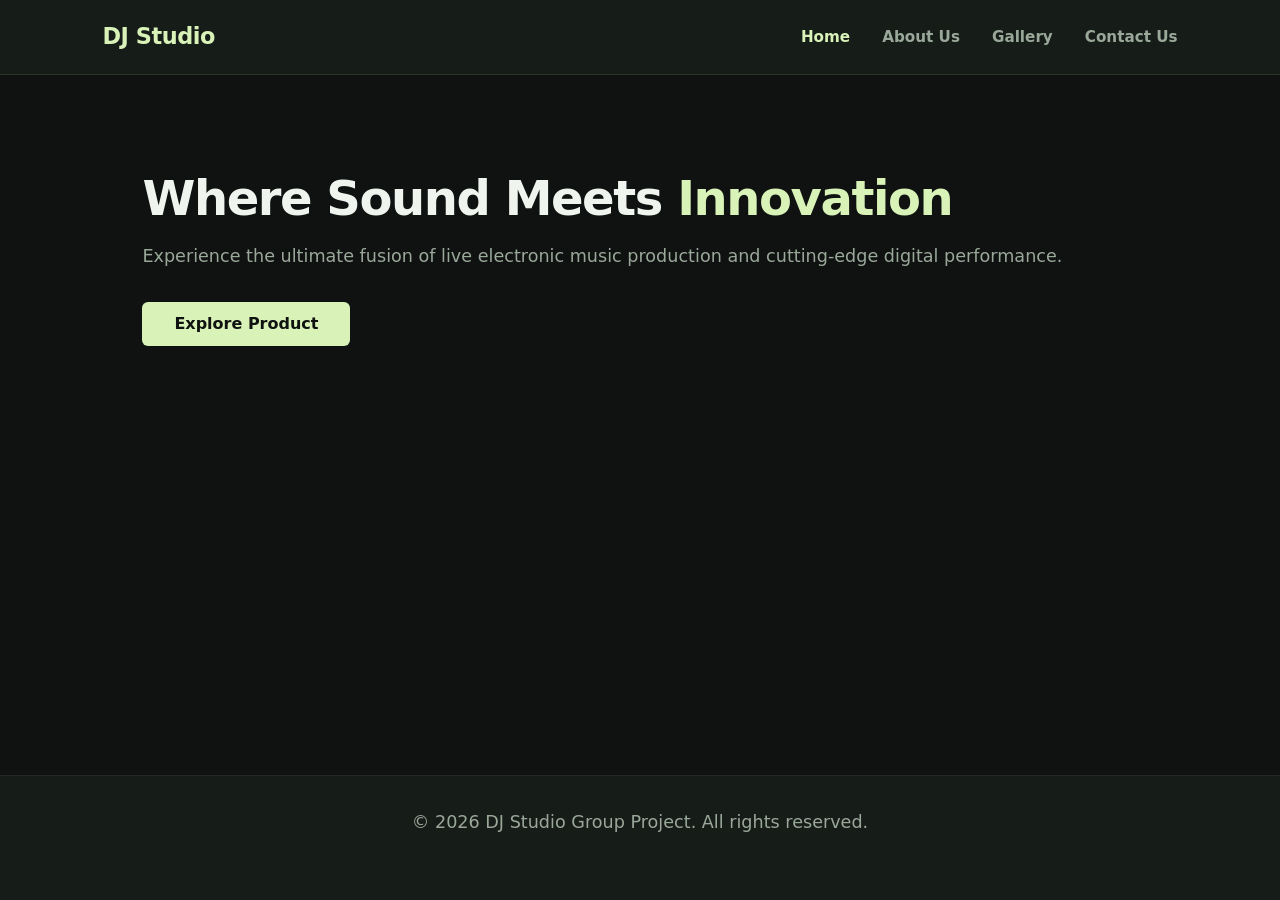
<file: index.html>
<!DOCTYPE html>
<html lang="en">
<head>
    <meta charset="UTF-8">
    <meta name="viewport" content="width=device-width, initial-scale=1.0">
    <meta http-equiv="refresh" content="0; url=landing.html">
    <title>DJ Studio</title>
</head>
<body>
    <p>Redirecting to <a href="landing.html">the landing page</a>...</p>
</body>
</html>
</file>
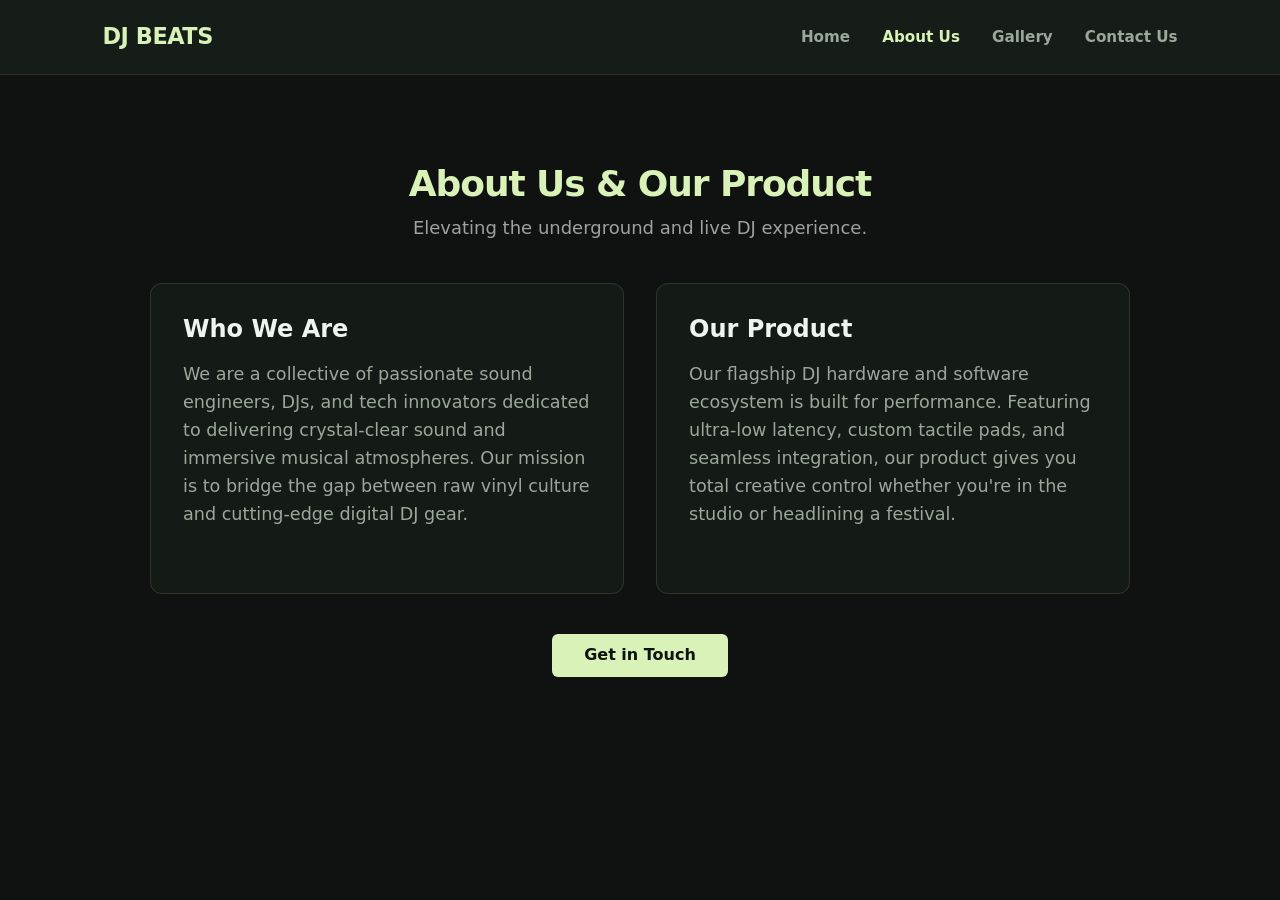
<file: about.html>
<!DOCTYPE html>
<html lang="en">
<head>
    <meta charset="UTF-8">
    <meta name="viewport" content="width=device-width, initial-scale=1.0">
    <link rel="stylesheet" href="styles/normalize.css">
    <link rel="stylesheet" href="styles/about.css">
    <title>DJ</title>
</head>
<body>

    <header>
        <nav class="navbar">
            <div class="logo">DJ BEATS</div>
            <ul class="nav-links">
                <li><a href="landing.html">Home</a></li>
                <li><a href="about.html" class="active">About Us</a></li>
                <li><a href="gallery.html">Gallery</a></li>
                <li><a href="contact.html">Contact Us</a></li>
            </ul>
        </nav>
    </header>

    <main class="about-section">
        <div class="about-container">
            <h1>About Us & Our <span>Product</span></h1>
            <p class="subtitle">Elevating the underground and live DJ experience.</p>

            <div class="content-grid">
                <div class="text-box">
                    <h2>Who We Are</h2>
                    <p>We are a collective of passionate sound engineers, DJs, and tech innovators dedicated to delivering crystal-clear sound and immersive musical atmospheres. Our mission is to bridge the gap between raw vinyl culture and cutting-edge digital DJ gear.</p>
                </div>

                <div class="text-box">
                    <h2>Our Product</h2>
                    <p>Our flagship DJ hardware and software ecosystem is built for performance. Featuring ultra-low latency, custom tactile pads, and seamless integration, our product gives you total creative control whether you're in the studio or headlining a festival.</p>
                </div>
            </div>

            <div class="cta-container">
                <a href="contact.html" class="btn">Get in Touch</a>
            </div>
        </div>
    </main>

    <script>
        const randomColors = ['#d8f2b8', '#b8f2e6', '#f2b8b8', '#f2e2b8', '#e2b8f2'];
        const headerLinks = document.querySelectorAll('header nav ul a');

        headerLinks.forEach(link => {
            link.addEventListener('mouseenter', () => {
                const randomColor = randomColors[Math.floor(Math.random() * randomColors.length)];
                link.style.color = randomColor;
            });

            link.addEventListener('mouseleave', () => {
                link.style.color = '';
            });
        });
    </script>

</body>
</html>
</file>
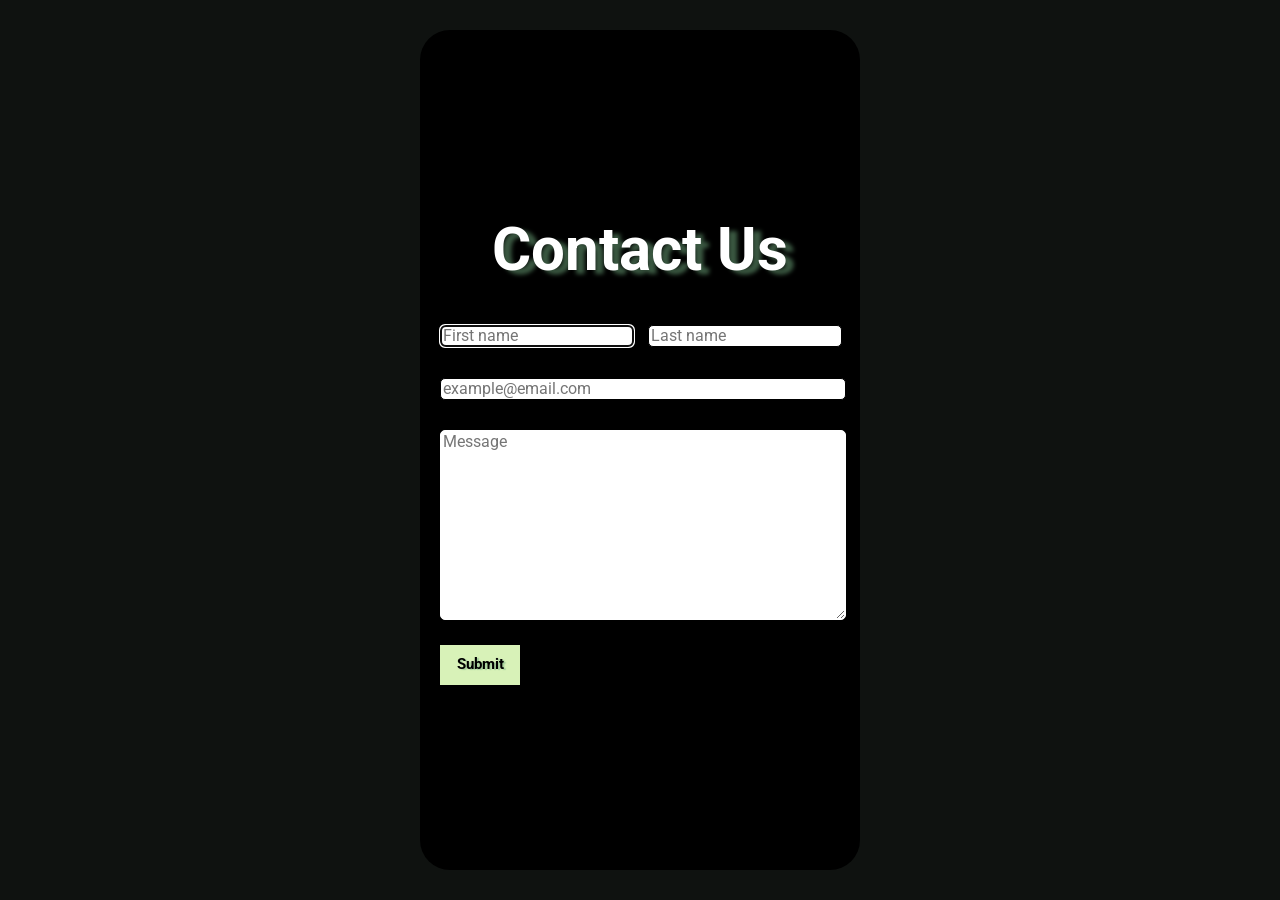
<file: contact-us.html>
<!DOCTYPE html>
<html lang="en">
<head>
    <meta charset="UTF-8">
    <meta name="viewport" content="width=device-width, initial-scale=1.0">
    <link rel="stylesheet" href="styles/normalize.css">
    <link rel="stylesheet" href="styles/contact-us.css">
    <link rel="stylesheet" href="https://fonts.googleapis.com/css2?family=Roboto:ital,wght@0,100..900;1,100..900&display=swap">
    <title>Contact Us</title>
</head>

<body>
    <!-- FORM -->
    <main class="container">
            <div class="form__container">
                <form action="">
                    <h2 class="contact-us">Contact Us</h2>
                <!-- name -->
                <div class="container__input-field-name">
                    <label for="first-name" class="label">Your name</label>
                    <br>
                    <input type="text" placeholder="First name" id="first-name" class="input-field-name" required autofocus>
                    <input type="text" placeholder="Last name" class="input-field-name input-field-lastName">
                    <br>
                </div>
                <!-- email -->
                <div class="container__input-field-email">
                    <label for="email" class="label">Your email</label>
                    <br>
                    <input type="email" placeholder="example@email.com" id="email" class="input-field input-field-email" required>
                    <br>
                </div>
                <!-- message -->
                <div class="container__input-field-message">
                    <label for="message">Your message</label>
                    <br>
                    <textarea name="message" placeholder="Message" required maxlength="400" rows="10" id="message" class="input-field message-input-field"></textarea>
                    <br>
                </div>
                <!-- button -->
                <div class="container__button">
                    <button type="submit" class="btn">Submit</button>
                </div>
                </form>
        </div>
    </main>
    <!-- FORM -->   
</body>
</html>
</file>
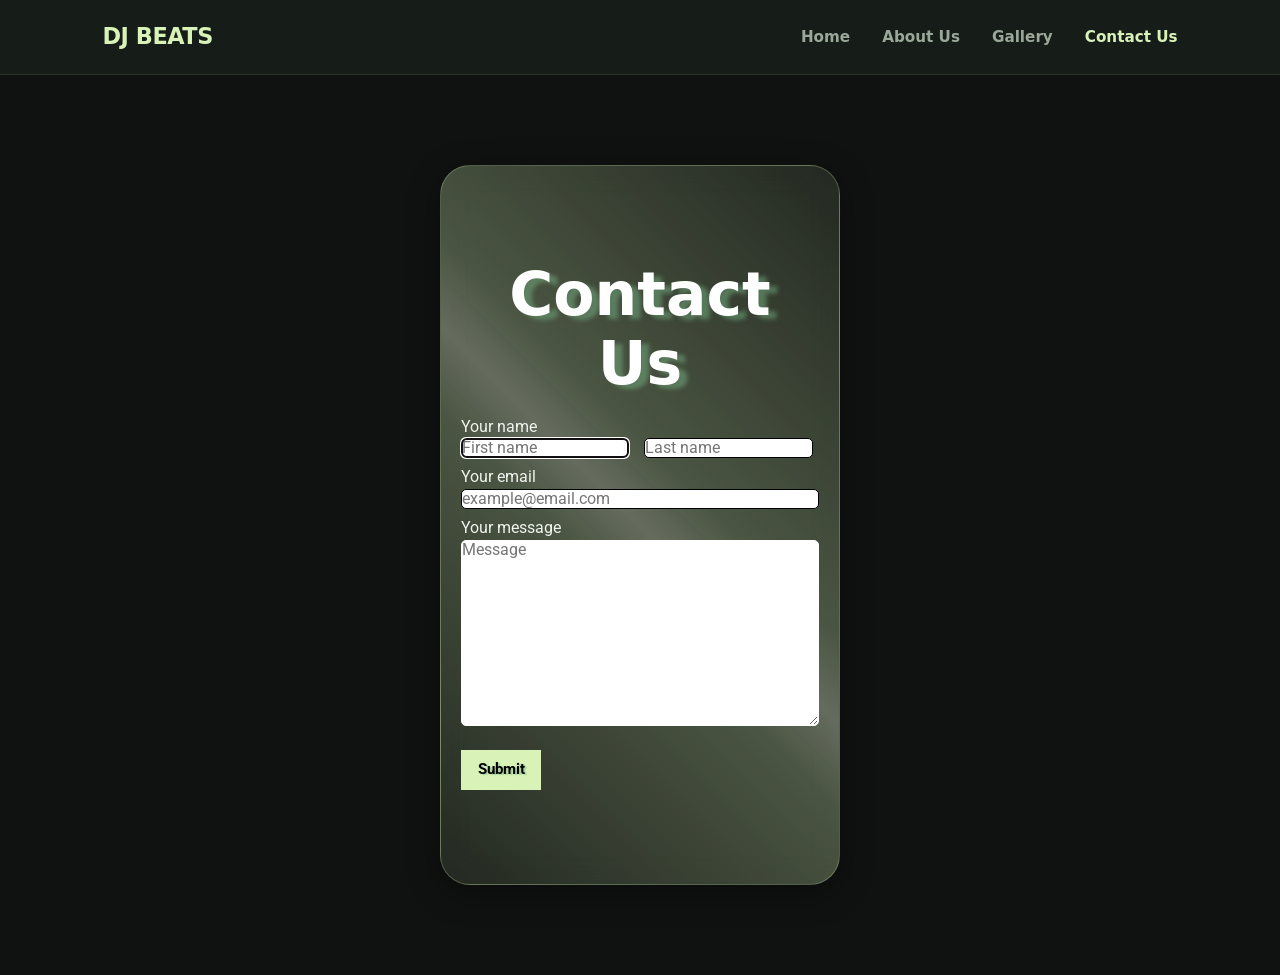
<file: contact.html>
<!DOCTYPE html>
<html lang="en">
<head>
    <meta charset="UTF-8">
    <meta name="viewport" content="width=device-width, initial-scale=1.0">
    <link rel="stylesheet" href="styles/normalize.css">
    <link rel="stylesheet" href="styles/contact.css">
    <link rel="stylesheet" href="https://fonts.googleapis.com/css2?family=Roboto:ital,wght@0,100..900;1,100..900&display=swap">
    <title>Contact Us</title>
</head>


<body>
<!-- HEADER -->
<header>
        <nav class="navbar">
            <div class="logo">DJ BEATS</div>
            <ul class="nav-links">
                <li><a href="index.html">Home</a></li>
                <li><a href="about.html">About Us</a></li>
                <li><a href="gallery.html">Gallery</a></li>
                <li><a href="contact.html" class="active">Contact Us</a></li>
            </ul>
        </nav>
    </header>
<!-- HEADER -->

<!-- FORM -->
    <main class="container">
            <div class="form__container">
                <form action="">
                    <h2 class="contact-us">Contact Us</h2>
                <!-- name -->
                <div class="container__input-field-name">
                    <label for="first-name" class="label">Your name</label>
                    <br>
                    <input type="text" placeholder="First name" id="first-name" class="input-field-name" required autofocus>
                    <input type="text" placeholder="Last name" class="input-field-name input-field-lastName">
                    <br>
                </div>
                <!-- email -->
                <div class="container__input-field-email">
                    <label for="email" class="label">Your email</label>
                    <br>
                    <input type="email" placeholder="example@email.com" id="email" class="input-field input-field-email" required>
                    <br>
                </div>
                <!-- message -->
                <div class="container__input-field-message">
                    <label for="message">Your message</label>
                    <br>
                    <textarea name="message" placeholder="Message" required maxlength="400" rows="10" id="message" class="input-field message-input-field"></textarea>
                    <br>
                </div>
                <!-- button -->
                <div class="container__button">
                    <button type="submit" class="btn">Submit</button>
                </div>
                </form>
        </div>
    </main>
<!-- FORM -->

    <script>
        const randomColors = ['#d8f2b8', '#b8f2e6', '#f2b8b8', '#f2e2b8', '#e2b8f2'];
        const headerLinks = document.querySelectorAll('header nav ul a');

        headerLinks.forEach(link => {
            link.addEventListener('mouseenter', () => {
                const randomColor = randomColors[Math.floor(Math.random() * randomColors.length)];
                link.style.color = randomColor;
            });

            link.addEventListener('mouseleave', () => {
                link.style.color = '';
            });
        });
    </script>

</body>
</html>
</file>
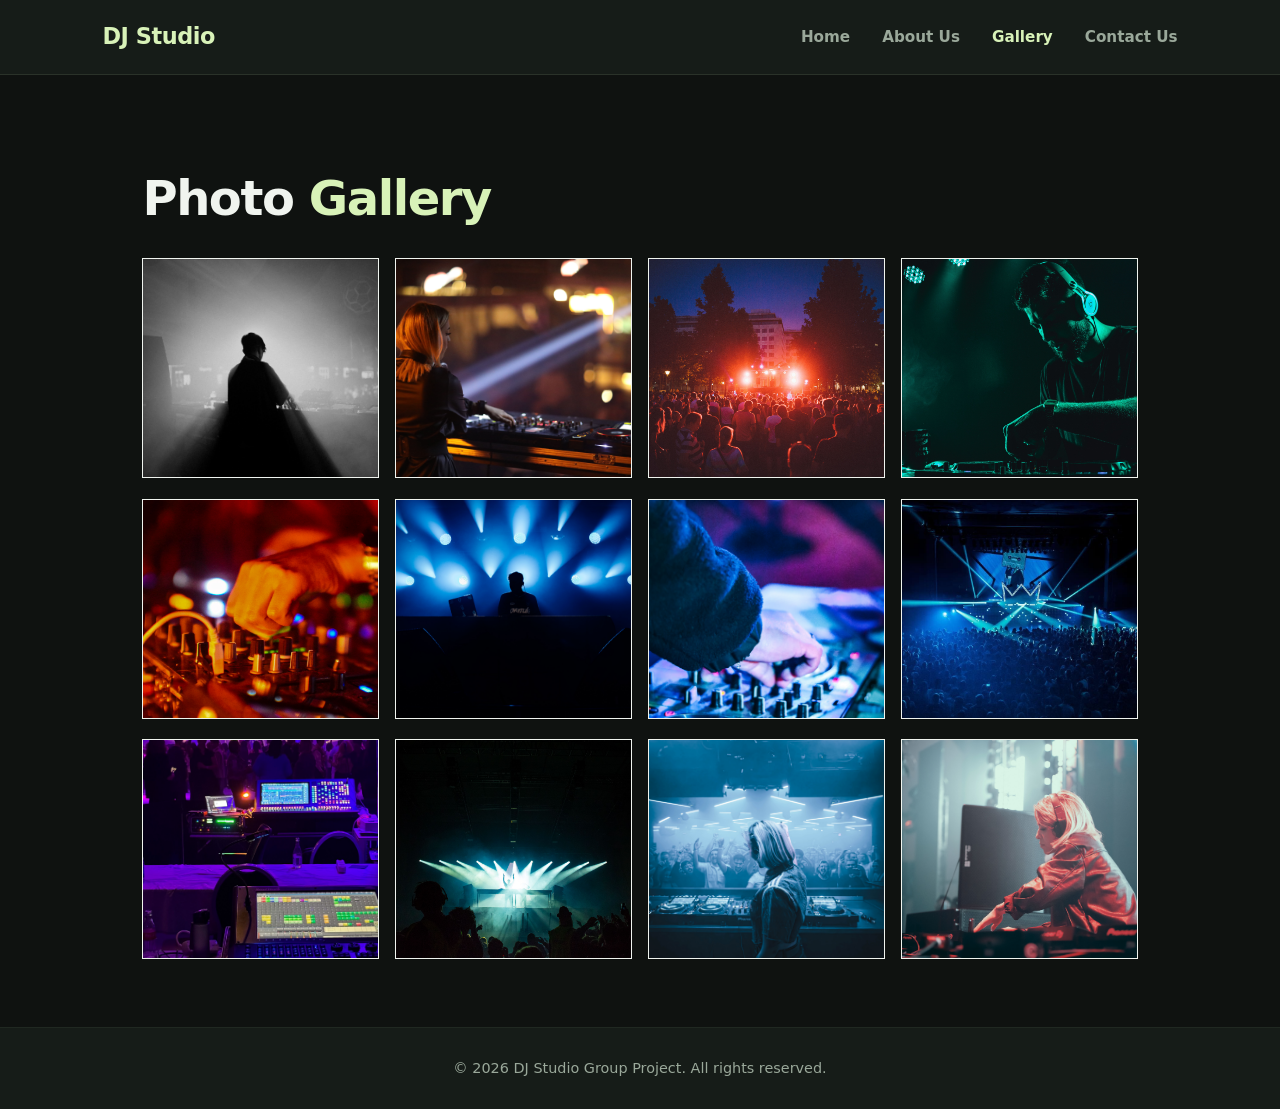
<file: gallery.html>
<!DOCTYPE html>
<html lang="en">
<head>
    <meta charset="UTF-8">
    <meta name="viewport" content="width=device-width, initial-scale=1.0">
    <title>Gallery - DJ Studio</title>

    <link rel="stylesheet" href="styles/normalize.css">
    <link rel="stylesheet" href="styles/gallery.css">
</head>
<body>
    <header>
        <a href="index.html" class="logo">DJ Studio</a>
        <nav>
            <ul>
                <li><a href="index.html">Home</a></li>
                <li><a href="about.html">About Us</a></li>
                <li><a href="gallery.html" class="active">Gallery</a></li>
                <li><a href="contact.html">Contact Us</a></li>
            </ul>
        </nav>
    </header>

    <main>
        <h1>Photo <span>Gallery</span></h1>

        <div class="gallery">
            <span><img src="images/1.jpg" class="thumbnail" onclick="showLightbox(this)" alt="Party">
            </span>

            <span><img src="images/2.jpg" class="thumbnail" onclick="showLightbox(this)" alt="Party">
            </span>

            <span><img src="images/3.jpg" class="thumbnail" onclick="showLightbox(this)" alt="Party">
            </span>

            <span><img src="images/4.jpg" class="thumbnail" onclick="showLightbox(this)" alt="Party">
            </span>

            <span><img src="images/5.jpg" class="thumbnail" onclick="showLightbox(this)" alt="Party">
            </span>

            <span><img src="images/6.jpg" class="thumbnail" onclick="showLightbox(this)" alt="Party">
            </span>

            <span><img src="images/7.jpg" class="thumbnail" onclick="showLightbox(this)" alt="Party">
            </span>

            <span><img src="images/8.jpg" class="thumbnail" onclick="showLightbox(this)" alt="Party">
            </span>

            <span><img src="images/9.jpg" class="thumbnail" onclick="showLightbox(this)" alt="Party">
            </span>

            <span><img src="images/10.jpg" class="thumbnail" onclick="showLightbox(this)" alt="Party">
            </span>

            <span><img src="images/11.jpg" class="thumbnail" onclick="showLightbox(this)" alt="Party">
            </span>

            <span><img src="images/12.jpg" class="thumbnail" onclick="showLightbox(this)" alt="Party">
            </span>
        </div>
    </main>



    <dialog id="lightbox" class="lightbox">
    <div class="lightbox-content">
        <img id="lightbox-img" src="images/party.jpg" alt="Large View" class="lightbox-img" onclick="document.getElementById('lightbox').close()">
    </div>
    </dialog>


    <script>
        function showLightbox(img) {
            document.getElementById('lightbox-img').src = img.src;
            document.getElementById('lightbox').showModal();
        }
    </script>

    <script>
        const randomColors = ['#d8f2b8', '#b8f2e6', '#f2b8b8', '#f2e2b8', '#e2b8f2'];
        const headerLinks = document.querySelectorAll('header nav ul a');

        headerLinks.forEach(link => {
            link.addEventListener('mouseenter', () => {
                const randomColor = randomColors[Math.floor(Math.random() * randomColors.length)];
                link.style.color = randomColor;
            });

            link.addEventListener('mouseleave', () => {
                link.style.color = '';
            });
        });
    </script>

    <footer>
        <p>&copy; 2026 DJ Studio Group Project. All rights reserved.</p>
    </footer>


</body>
</html>
</file>
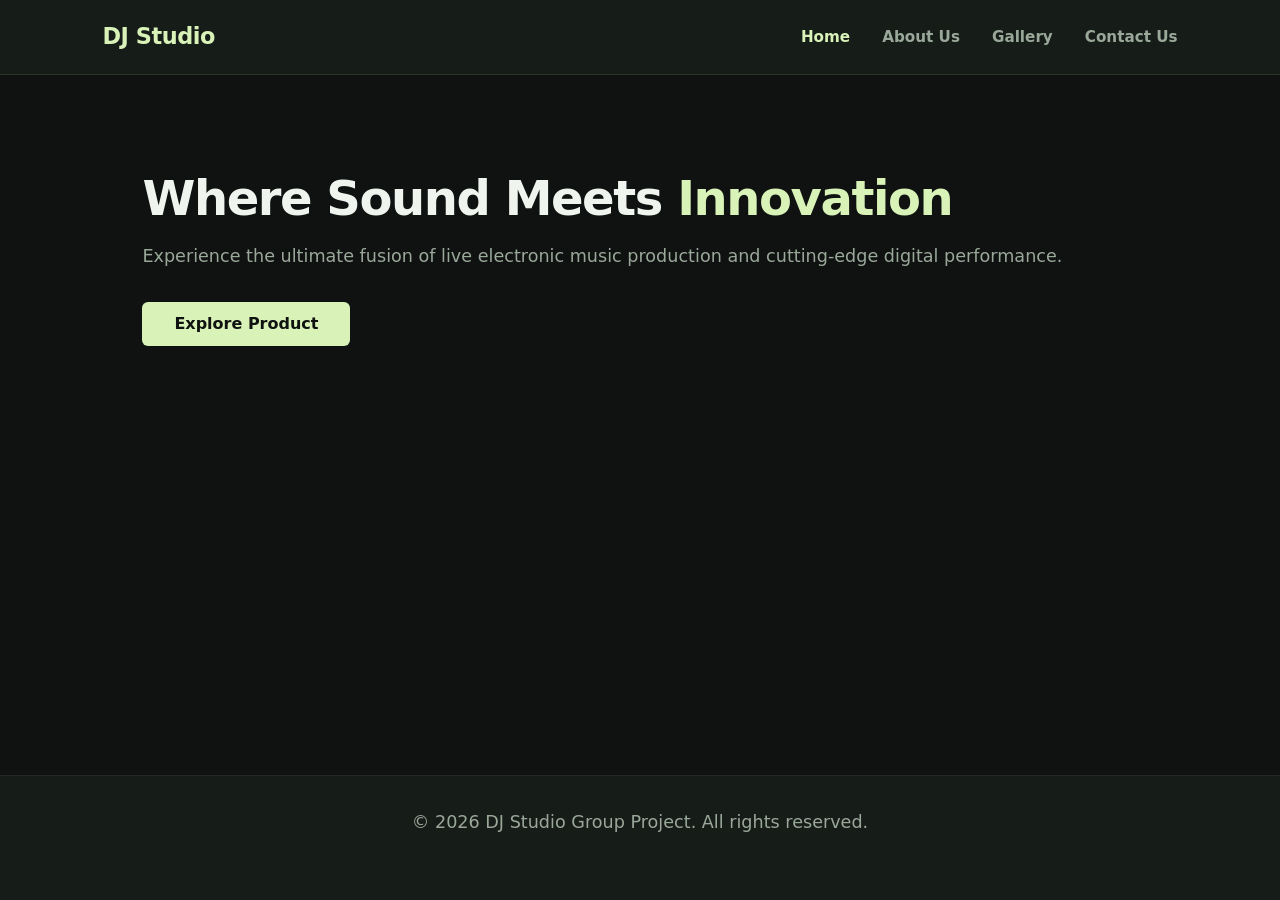
<file: landing.html>
<!DOCTYPE html>
<html lang="en">

<head>
    <meta charset="UTF-8">
    <meta name="viewport" content="width=device-width, initial-scale=1.0">
    <title>Home - DJ Studio</title>
    <link rel="stylesheet" href="styles/normalize.css">
    <link rel="stylesheet" href="styles/landing.css">
</head>

<body>
    <header>
        <a href="index.html" class="logo">DJ Studio</a>
        <nav>
            <ul>
                <li><a href="index.html" class="active">Home</a></li>
                <li><a href="about.html">About Us</a></li>
                <li><a href="gallery.html">Gallery</a></li>
                <li><a href="contact.html">Contact Us</a></li>
            </ul>
        </nav>
    </header>

    <main>
        <h1>Where Sound Meets <span>Innovation</span></h1>
        <p>Experience the ultimate fusion of live electronic music production and cutting-edge digital performance.</p>
        <a href="about.html" class="btn">Explore Product</a>
    </main>

    <footer>
        <p>&copy; 2026 DJ Studio Group Project. All rights reserved.</p>
    </footer>

    <script>
        const randomColors = ['#d8f2b8', '#b8f2e6', '#f2b8b8', '#f2e2b8', '#e2b8f2'];
        const interactiveElements = document.querySelectorAll('a, .btn');

        interactiveElements.forEach(element => {
            element.addEventListener('mouseenter', () => {
                const randomColor = randomColors[Math.floor(Math.random() * randomColors.length)];
                element.style.color = randomColor;
                element.style.borderColor = randomColor;
            });

            element.addEventListener('mouseleave', () => {
                element.style.color = '';
                element.style.borderColor = '';
            });
        });
    </script>
</body>

</html>
</file>
<file: styles/about.css>
/* Theme Variables */
:root {
    --accent: #d8f2b8;
    --bg-dark: #0f1210;
    --surface: #161c18;
    --text-main: #f0f4ef;
    --text-muted: #9aa89a;
}

/* Global Reset */
* {
    margin: 0;
    padding: 0;
    box-sizing: border-box;
    font-family: system-ui, -apple-system, sans-serif;
}

/* Base Layout */
body {
    background-color: var(--bg-dark);
    color: var(--text-main);
    min-height: 100vh;
    display: flex;
    flex-direction: column;
}

/* Navigation Header */
header {
    display: flex;
    justify-content: space-between;
    align-items: center;
    padding: 1.5rem 8%;
    background-color: var(--surface);
    border-bottom: 1px solid rgba(216, 242, 184, 0.1);
}

header nav {
    display: flex;
    justify-content: space-between;
    align-items: center;
    width: 100%;
}

.logo {
    font-weight: 800;
    font-size: 1.4rem;
    color: var(--accent);
    text-decoration: none;
    letter-spacing: -0.02em;
}

nav ul {
    display: flex;
    gap: 2rem;
    list-style: none;
}

nav ul a {
    color: var(--text-muted);
    text-decoration: none;
    font-weight: 600;
    font-size: 0.95rem;
    transition: color 0.2s ease, transform 0.2s ease;
    display: inline-block;
}

nav ul a:hover,
nav ul a.active {
    color: var(--accent);
}

nav ul a:hover {
    transform: scale(1.75);
}

/* Main Content Layout */
main {
    flex: 1;
    padding: 4rem 8%;
    max-width: 1200px;
    margin: 0 auto;
    width: 100%;
}

h1 {
    font-size: 3rem;
    margin-bottom: 1rem;
    letter-spacing: -0.03em;
}

h1 span {
    color: var(--accent);
}

p {
    color: var(--text-muted);
    font-size: 1.1rem;
    line-height: 1.6;
    margin-bottom: 2rem;
}

/* About Section */
.about-section {
    padding: 4rem 0;
}

.about-container {
    max-width: 980px;
    margin: 0 auto;
}

.about-container h1 {
    font-size: 36px;
    color: #d8f2b8;
    margin-bottom: 10px;
    text-align: center;
}

.subtitle {
    text-align: center;
    color: #a0a0a0;
    margin-bottom: 40px;
    font-size: 18px;
}

/* Content Grid */
.content-grid {
    display: grid;
    grid-template-columns: repeat(auto-fit, minmax(260px, 1fr));
    gap: 2rem;
    margin-bottom: 2.5rem;
}

.text-box {
    background-color: rgba(22, 28, 24, 0.9);
    border: 1px solid rgba(216, 242, 184, 0.12);
    border-radius: 12px;
    padding: 2rem;
    transition: transform 0.3s ease;
}

.text-box:hover {
    transform: translateY(-5px);
}

.text-box h2 {
    margin-bottom: 1rem;
    color: var(--text-main);
}

/* Call to Action */
.cta-container {
    text-align: center;
}

.btn {
    background-color: var(--accent);
    color: var(--bg-dark);
    padding: 0.8rem 2rem;
    font-weight: 700;
    border-radius: 6px;
    text-decoration: none;
    display: inline-block;
    border: none;
    cursor: pointer;
    transition: transform 0.1s ease, opacity 0.2s ease;
}

.btn:hover {
    opacity: 0.9;
    transform: translateY(-2px);
}

/* Responsive */
@media (max-width: 768px) {
    .content-grid {
        grid-template-columns: 1fr;
    }
    header nav {
        flex-direction: column;
        gap: 15px;
    }
}
</file>
<file: styles/contact-us.css>
.container {
    background-color: #0f1210;
    background-size: cover;
    background-position: center;
    min-height: 100vh;
    display: flex;
    justify-content: center;
    align-items: center;
    flex-direction: column;
    margin-top: 0;
}

.form__container {
    background-color: black;
    border: none;
    border-radius: 30px;
    margin: 30px 0 30px 0;
    max-width: 400px;
    width: 100%;
    min-height: 800px;
    display: flex;
    justify-content: center;
    align-items: center;
    justify-self: center;
    padding: 20px;
}

.contact-us {
    color: white;
    font-family: roboto, sans-serif;
    font-size: 60px;
    font-weight: bold;
    text-align: center;
    text-shadow: 8px 4px 4px rgba(118, 177, 131, 0.5);
    margin-top: 20px;
    margin-bottom: 20px;
}

textarea {
    background-color: white;
    color: black;
    font-family: roboto, sans-serif;
    margin-top: 2px;
    background: none;
    border: solid 1px white;
    border-radius: 5px;
    max-width: 500px;
    width: 100%;
}

textarea:hover {
    background-color: rgb(238, 252, 199);
}

input {
    background-color: white;
    color: black;
    font-family: roboto, sans-serif;
    margin-bottom: 10px;
    margin-top: 2px;
    background: none;
    border: solid 1px black;
    border-radius: 5px;
    max-width: 500px;
    width: 100%;
}

input:hover {
    background-color: rgb(238, 252, 199);
}

.input-field-name {
    background-color: white;
    color: black;
    font-family: roboto, sans-serif;
    max-width: 47%;
}

.input-field-lastName {
    background-color: white;
    color: black;
    position: relative;
    left: 10px;
    font-family: roboto, sans-serif;
}

.input-field-email {
    background-color: white;
    color: black;
    font-family: roboto, sans-serif;
    max-width: 100%;
}

.message-input-field {
    background-color: white;
    color: black;
    font-family: roboto, sans-serif;
    max-width: 100%;
}

label {
    font-family: roboto, sans-serif;
}

.btn {
    background-color: #d8f2b8;
    font-family: roboto, sans-serif;
    font-size: 15px;
    font-weight: bold;
    text-shadow: 2px 1px 1px rgba(118, 177, 131, 0.5);
    height: 40px;
    width: 80px;
    border: none;
    margin-top: 20px;
    margin-bottom: 20px;
    justify-content: center;
    align-items: center;
    text-align: center;
}

.btn:hover {
    background-color: #baf176;
    text-decoration: none;
    font-weight: bold;
}
</file>
<file: styles/contact.css>
/* Theme Variables */
:root {
    --accent: #d8f2b8;
    --bg-dark: #0f1210;
    --surface: #161c18;
    --text-main: #f0f4ef;
    --text-muted: #9aa89a;
}

/* Global Reset */
* {
    margin: 0;
    padding: 0;
    box-sizing: border-box;
    font-family: system-ui, -apple-system, sans-serif;
}

/* Base Layout */
body {
    background-color: var(--bg-dark);
    color: var(--text-main);
    min-height: 100vh;
    display: flex;
    flex-direction: column;
}

/* Navigation Header */
header {
    display: flex;
    justify-content: space-between;
    align-items: center;
    padding: 1.5rem 8%;
    background-color: var(--surface);
    border-bottom: 1px solid rgba(216, 242, 184, 0.1);
}

header nav {
    display: flex;
    justify-content: space-between;
    align-items: center;
    width: 100%;
}

.logo {
    font-weight: 800;
    font-size: 1.4rem;
    color: var(--accent);
    text-decoration: none;
    letter-spacing: -0.02em;
}

nav ul {
    display: flex;
    gap: 2rem;
    list-style: none;
}

nav ul a {
    color: var(--text-muted);
    text-decoration: none;
    font-weight: 600;
    font-size: 0.95rem;
    transition: color 0.2s ease, transform 0.2s ease;
    display: inline-block;
}

nav ul a:hover,
nav ul a.active {
    color: var(--accent);
}

nav ul a:hover {
    transform: scale(1.75);
}

/* Page Layout */
.container {
    background-color: #0f1210;
    background-size: cover;
    background-position: center;
    min-height: 100vh;
    display: flex;
    justify-content: center;
    align-items: center;
    flex-direction: column;
    margin-top: 0;
}

/* Contact Form Card */
.form__container {
    background: linear-gradient(
        45deg,
        rgba(216, 242, 184, 0) 0%,
        rgba(216, 242, 184, 0.22) 42%,
        rgba(240, 250, 224, 0.32) 50%,
        rgba(216, 242, 184, 0.22) 58%,
        rgba(216, 242, 184, 0) 100%
    ), rgba(216, 242, 184, 0.1);
    backdrop-filter: blur(16px);
    -webkit-backdrop-filter: blur(16px);
    border: 1px solid rgba(216, 242, 184, 0.25);
    box-shadow: 0 8px 32px rgba(0, 0, 0, 0.35);
    border-radius: 30px;
    margin: 30px 0 30px 0;
    max-width: 400px;
    width: 100%;
    min-height: 720px;
    display: flex;
    justify-content: center;
    align-items: center;
    justify-self: center;
    padding: 20px;
}

/* Contact Heading */
.contact-us {
    color: white;
    font-family: system-ui, -apple-system, sans-serif;
    font-size: 60px;
    font-weight: bold;
    text-align: center;
    text-shadow: 8px 4px 4px rgba(118, 177, 131, 0.5);
    margin-top: 20px;
    margin-bottom: 20px;
}

/* Form Fields */
textarea {
    background-color: white;
    color: black;
    font-family: roboto, sans-serif;
    margin-top: 2px;
    background: none;
    border: solid 1px white;
    border-radius: 5px;
    max-width: 500px;
    width: 100%;
}

textarea:hover {
    background-color: rgb(238, 252, 199);
}

input {
    background-color: white;
    color: black;
    font-family: roboto, sans-serif;
    margin-bottom: 10px;
    margin-top: 2px;
    background: none;
    border: solid 1px black;
    border-radius: 5px;
    max-width: 500px;
    width: 100%;
}

input:hover {
    background-color: rgb(238, 252, 199);
}

.input-field-name {
    background-color: white;
    color: black;
    font-family: roboto, sans-serif;
    max-width: 47%;
}

.input-field-lastName {
    background-color: white;
    color: black;
    position: relative;
    left: 10px;
    font-family: roboto, sans-serif;
}

.input-field-email {
    background-color: white;
    color: black;
    font-family: roboto, sans-serif;
    max-width: 100%;
}

.message-input-field {
    background-color: white;
    color: black;
    font-family: roboto, sans-serif;
    max-width: 100%;
}

label {
    font-family: roboto, sans-serif;
}

/* Submit Button */
.btn {
    background-color: #d8f2b8;
    font-family: roboto, sans-serif;
    font-size: 15px;
    font-weight: bold;
    text-shadow: 2px 1px 1px rgba(118, 177, 131, 0.5);
    height: 40px;
    width: 80px;
    border: none;
    margin-top: 20px;
    margin-bottom: 20px;
    justify-content: center;
    align-items: center;
    text-align: center;
}

.btn:hover {
    background-color: #baf176;
    text-decoration: none;
    font-weight: bold;
}
</file>
<file: styles/gallery.css>
/* Theme Variables */
:root {
    --accent: #d8f2b8;
    --bg-dark: #0f1210;
    --surface: #161c18;
    --text-main: #f0f4ef;
    --text-muted: #9aa89a;
}

/* Global Reset */
* {
    margin: 0;
    padding: 0;
    box-sizing: border-box;
    font-family: system-ui, -apple-system, sans-serif;
}

/* Base Layout */
body {
    background-color: var(--bg-dark);
    color: var(--text-main);
    min-height: 100vh;
    display: flex;
    flex-direction: column;
}

/* Navigation Header */
header {
    display: flex;
    justify-content: space-between;
    align-items: center;
    padding: 1.5rem 8%;
    background-color: var(--surface);
    border-bottom: 1px solid rgba(216, 242, 184, 0.1);
}

.logo {
    font-weight: 800;
    font-size: 1.4rem;
    color: var(--accent);
    text-decoration: none;
    letter-spacing: -0.02em;
}

nav ul {
    display: flex;
    gap: 2rem;
    list-style: none;
}

nav ul a {
    color: var(--text-muted);
    text-decoration: none;
    font-weight: 600;
    font-size: 0.95rem;
    transition: color 0.2s ease, transform 0.2s ease;
    display: inline-block;
}

nav ul a:hover, nav ul a.active {
    color: var(--accent);
}

nav ul a:hover {
    transform: scale(1.75);
}

/* Main Content Layout */
main {
    flex: 1;
    padding: 4rem 8%;
    max-width: 1200px;
    margin: 0 auto;
    width: 100%;
}

h1 {
    font-size: 3rem;
    margin-bottom: 2rem;
    letter-spacing: -0.03em;
}

h1 span {
    color: var(--accent);
}

/* Footer */
footer {
    text-align: center;
    padding: 2rem;
    background-color: var(--surface);
    color: var(--text-muted);
    font-size: 0.9rem;
    border-top: 1px solid rgba(216, 242, 184, 0.05);
}

/* Photo Gallery */
.gallery {
    display: grid;
    grid-template-columns: repeat(auto-fill, minmax(220px, 1fr));
    gap: 1rem;
}

.gallery img {
    width: 100%;
    height: 220px;
    object-fit: cover;
    border: solid 1px;
    border-color: var(--text-main);
    cursor: pointer;
    transition: transform 0.15s ease, opacity 0.15s ease;
}

.gallery img:hover {
    transform: scale(1.1);
    opacity: 0.85;
    border-color: var(--accent);
}

/* Lightbox */
.lightbox {
  cursor: pointer;
  border: none;
  padding: 0;
  max-width: 90vw;
  max-height: 90vh;
  background: transparent;
  overflow: visible;
}

.lightbox::backdrop {
  background-color: rgba(0, 0, 0, 0.3);
  backdrop-filter: blur(5px);
}


.lightbox-content {
position: relative;
display: flex;
inset: 0;
position: fixed;
display: flex;
align-items: center;
justify-content: center;
}

.lightbox-img {
  display: block;
  max-width: 100%;
  max-height: 85vh;
  object-fit: contain;
  border-radius: 8px;
  box-shadow: 0 10px 30px rgba(0, 0, 0, 0.5);
}

/* .label{

    background-color: var(--surface);
    border-radius: 1px;
    padding: 15px;
    font-size: 10px;
    border: solid 1px;
    border-color: var(--surface);
    text-align: center;
    color: var(--text-muted)

} */
</file>
<file: styles/landing.css>
/* Theme Variables */
:root {
    --accent: #d8f2b8;
    --bg-dark: #0f1210;
    --surface: #161c18;
    --text-main: #f0f4ef;
    --text-muted: #9aa89a;
}

/* Global Reset */
* {
    margin: 0;
    padding: 0;
    box-sizing: border-box;
    font-family: system-ui, -apple-system, sans-serif;
}

/* Base Layout */
body {
    background-color: var(--bg-dark);
    color: var(--text-main);
    min-height: 100vh;
    display: flex;
    flex-direction: column;
}

/* Navigation Header */
header {
    display: flex;
    justify-content: space-between;
    align-items: center;
    padding: 1.5rem 8%;
    background-color: var(--surface);
    border-bottom: 1px solid rgba(216, 242, 184, 0.1);
}

.logo {
    font-weight: 800;
    font-size: 1.4rem;
    color: var(--accent);
    text-decoration: none;
    letter-spacing: -0.02em;
}

nav ul {
    display: flex;
    gap: 2rem;
    list-style: none;
}

nav ul a {
    color: var(--text-muted);
    text-decoration: none;
    font-weight: 600;
    font-size: 0.95rem;
    transition: color 0.2s ease;
}

nav ul a:hover,
nav ul a.active {
    color: var(--accent);
}

/* Main Content Layout */
main {
    flex: 1;
    padding: 4rem 8%;
    max-width: 1200px;
    margin: 0 auto;
    width: 100%;
}

h1 {
    font-size: 3rem;
    margin-bottom: 1rem;
    letter-spacing: -0.03em;
}

h1 span {
    color: var(--accent);
}

p {
    color: var(--text-muted);
    font-size: 1.1rem;
    line-height: 1.6;
    margin-bottom: 2rem;
}

/* Buttons */
.btn {
    background-color: var(--accent);
    color: var(--bg-dark);
    padding: 0.8rem 2rem;
    font-weight: 700;
    border-radius: 6px;
    text-decoration: none;
    display: inline-block;
    border: none;
    cursor: pointer;
    transition: transform 0.1s ease, opacity 0.2s ease;
}

.btn:hover {
    opacity: 0.9;
    transform: translateY(-2px);
}

/* Footer */
footer {
    text-align: center;
    padding: 2rem;
    background-color: var(--surface);
    color: var(--text-muted);
    font-size: 0.9rem;
    border-top: 1px solid rgba(216, 242, 184, 0.05);
}

/* Header Link & Button Hover Animation */
nav ul a {
    transition: color 0.2s ease, transform 0.2s ease;
    display: inline-block;
}

nav ul a:hover {
    transform: scale(1.75); /* Change this higher (e.g., 1.4 or 1.5) for a bigger effect */
}

.btn {
    transition: transform 0.2s ease, opacity 0.2s ease;
}

.btn:hover {
    transform: scale(1.2) translateY(-2px); /* Increase this scale value as well */
}
</file>
